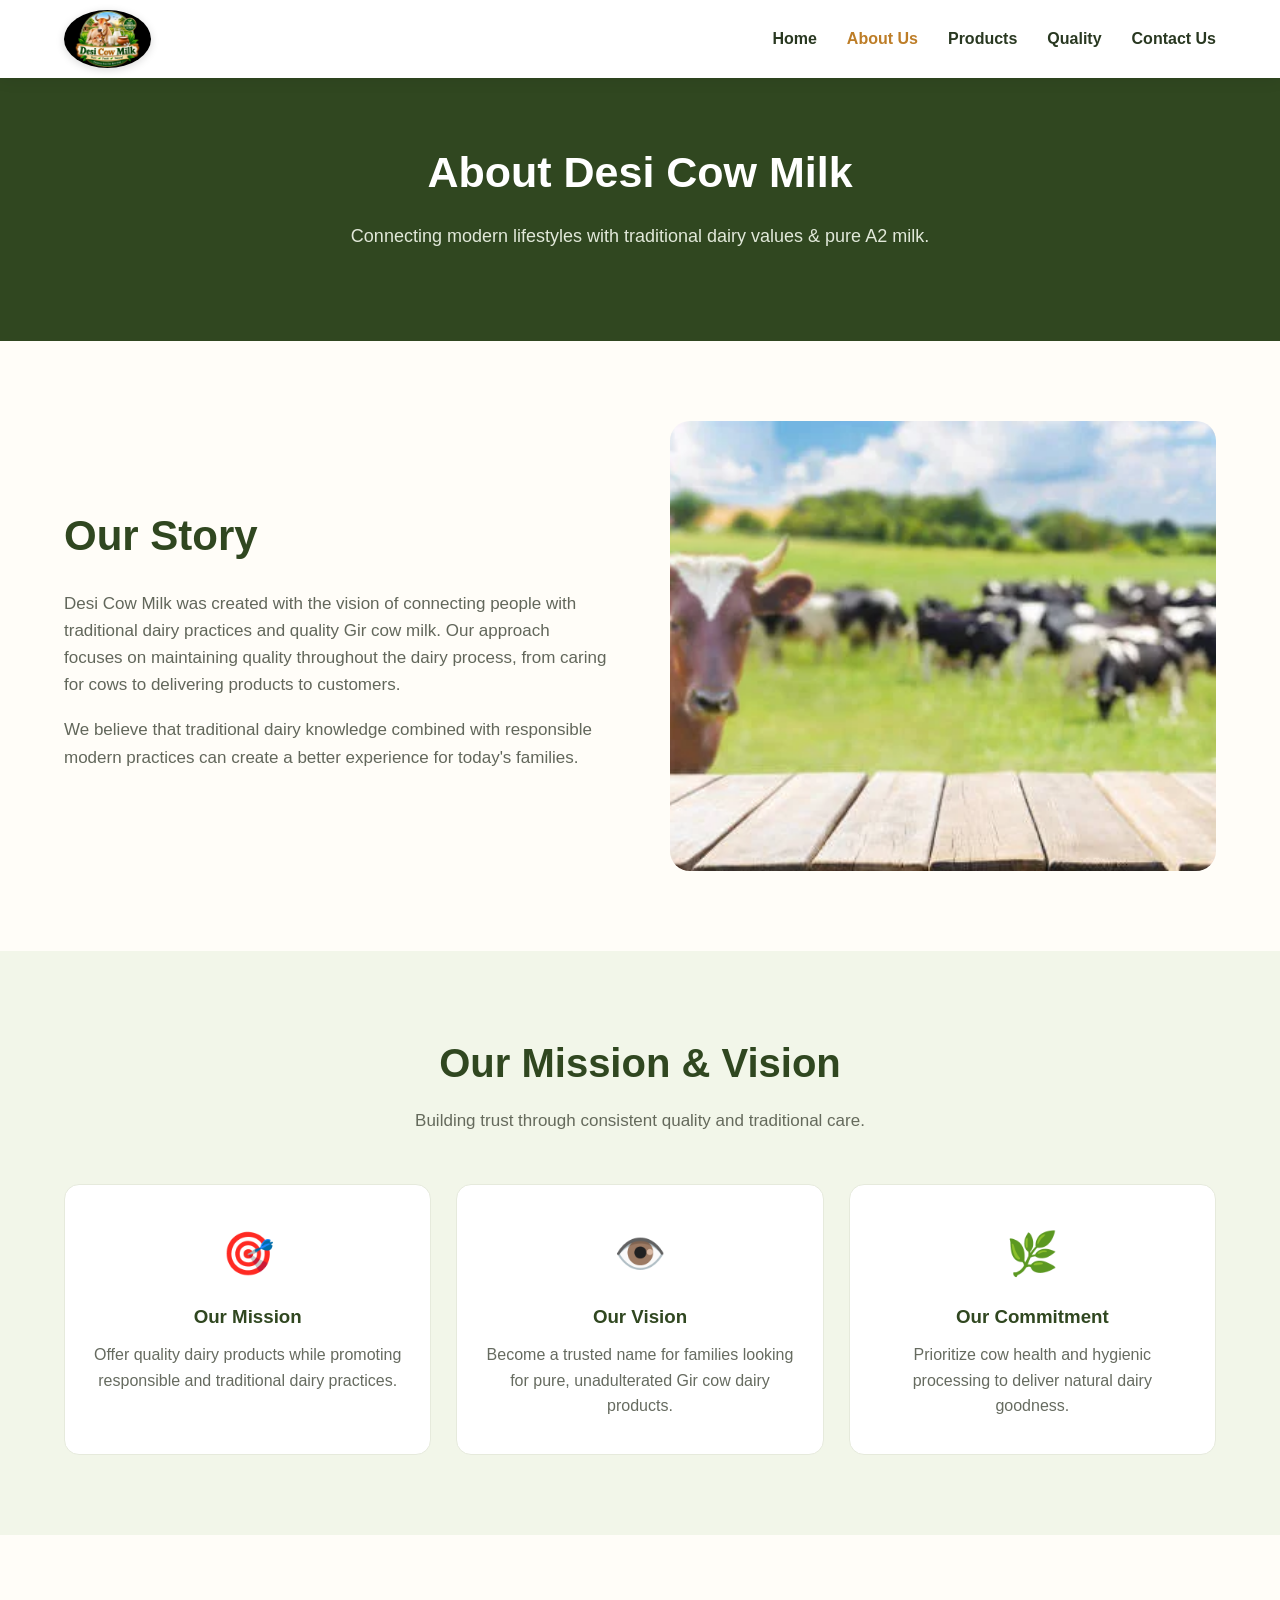
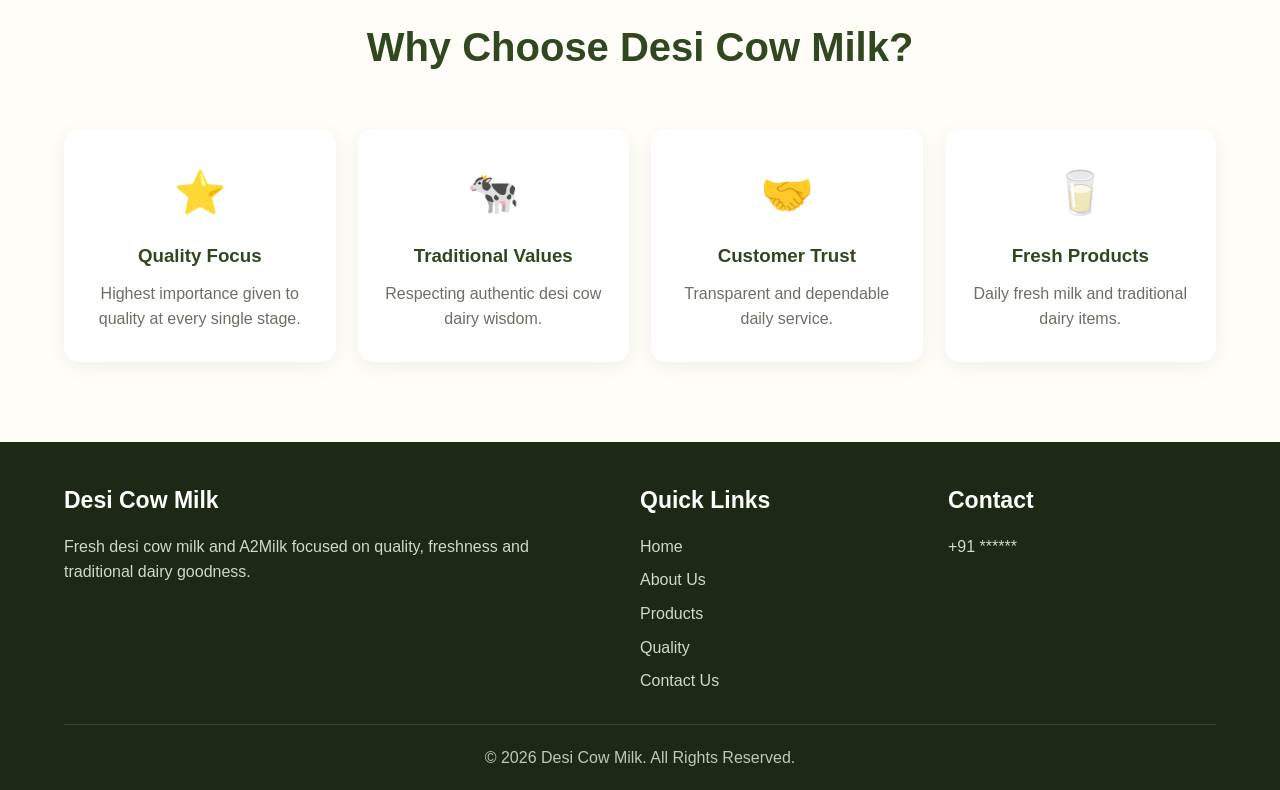
<file: about.html>
<!DOCTYPE html>
<html lang="en">
<head>
    <meta charset="UTF-8">
    <meta name="viewport" content="width=device-width, initial-scale=1.0">
    <title>About Us | Desi Cow Milk</title>
    <meta name="description" content="Learn more about Desi Cow Milk, our commitment to pure Desi Gir Cow Milk, traditional dairy practices, and quality.">
    <link rel="stylesheet" href="style.css">
</head>
<body>

    <!-- HEADER -->
    <header class="header">
        <div class="container navbar">
           <div class="logo">
    <a href="index.html">
        <img src="desi-cow-milk-logo.webp" alt="Desi Cow Milk Logo">
    </a>
</div>
            <nav class="nav-menu" id="navMenu">
                <a href="index.html">Home</a>
                <a href="about.html" class="active">About Us</a>
                <a href="products.html">Products</a>
                <a href="index.html#quality">Quality</a>
                <a href="index.html#contact">Contact Us</a>
            </nav>
            <div class="menu-btn" id="menuBtn">☰</div>
        </div>
    </header>

    <!-- HERO BANNER -->
    <section class="cta" style="background:#304720; padding: 60px 20px;">
        <div class="container">
            <h2>About Desi Cow Milk</h2>
            <p>Connecting modern lifestyles with traditional dairy values & pure A2 milk.</p>
        </div>
    </section>

    <!-- ABOUT SECTION -->
    <section class="section">
        <div class="container">
            <div class="about">
                <div class="about-content">
                    <h2>Our Story</h2>
                    <p>Desi Cow Milk was created with the vision of connecting people with traditional dairy practices and quality Gir cow milk. Our approach focuses on maintaining quality throughout the dairy process, from caring for cows to delivering products to customers.</p>
                    <p>We believe that traditional dairy knowledge combined with responsible modern practices can create a better experience for today's families.</p>
                </div>
                <div class="about-image">
                    <img src="desi-cow.webp" alt="Desi Cow">
                </div>
            </div>
        </div>
    </section>

    <!-- MISSION & VISION -->
    <section class="section features-section">
        <div class="container">
            <div class="section-title">
                <h2>Our Mission & Vision</h2>
                <p>Building trust through consistent quality and traditional care.</p>
            </div>
            <div class="quality">
                <div class="quality-box">
                    <div class="feature-icon">🎯</div>
                    <h3>Our Mission</h3>
                    <p>Offer quality dairy products while promoting responsible and traditional dairy practices.</p>
                </div>
                <div class="quality-box">
                    <div class="feature-icon">👁️</div>
                    <h3>Our Vision</h3>
                    <p>Become a trusted name for families looking for pure, unadulterated Gir cow dairy products.</p>
                </div>
                <div class="quality-box">
                    <div class="feature-icon">🌿</div>
                    <h3>Our Commitment</h3>
                    <p>Prioritize cow health and hygienic processing to deliver natural dairy goodness.</p>
                </div>
            </div>
        </div>
    </section>

    <!-- WHY CHOOSE US -->
    <section class="section">
        <div class="container">
            <div class="section-title">
                <h2>Why Choose Desi Cow Milk?</h2>
            </div>
            <div class="features">
                <div class="feature">
                    <div class="feature-icon">⭐</div>
                    <h3>Quality Focus</h3>
                    <p>Highest importance given to quality at every single stage.</p>
                </div>
                <div class="feature">
                    <div class="feature-icon">🐄</div>
                    <h3>Traditional Values</h3>
                    <p>Respecting authentic desi cow dairy wisdom.</p>
                </div>
                <div class="feature">
                    <div class="feature-icon">🤝</div>
                    <h3>Customer Trust</h3>
                    <p>Transparent and dependable daily service.</p>
                </div>
                <div class="feature">
                    <div class="feature-icon">🥛</div>
                    <h3>Fresh Products</h3>
                    <p>Daily fresh milk and traditional dairy items.</p>
                </div>
            </div>
        </div>
    </section>

    <!-- FOOTER -->
    <footer class="footer">
        <div class="container">
            <div class="footer-content">
                <div>
                    <h3>Desi Cow Milk</h3>
                    <p>Fresh desi cow milk and A2Milk focused on quality, freshness and traditional dairy goodness.</p>
                </div>
                <div>
                    <h3>Quick Links</h3>
                    <div class="footer-links">
                        <a href="index.html">Home</a>
                        <a href="about.html">About Us</a>
                        <a href="products.html">Products</a>
                        <a href="index.html#quality">Quality</a>
                        <a href="index.html#contact">Contact Us</a>
                    </div>
                </div>
                <div>
                    <h3>Contact</h3>
                    <div class="footer-links">
                        <a href="tel:+919879055287">+91 ******</a>
                        <a href="mailto:desicowmilk@gmail.com"> </a>
                    </div>
                </div>
            </div>
            <div class="copyright">
                © 2026 Desi Cow Milk. All Rights Reserved.
            </div>
        </div>
    </footer>

    <!-- SCROLL TOP BUTTON -->
    <button id="scrollTop">↑</button>

    <script src="script.js"></script>
</body>
</html>
</file>
<file: style.css>
/* ================================
   GLOBAL CSS
================================ */

*{
    margin:0;
    padding:0;
    box-sizing:border-box;
    scroll-behavior:smooth;
}

body{
    font-family:Arial, Helvetica, sans-serif;
    background:#fffdf8;
    color:#26351c;
    line-height:1.6;
}

a{
    text-decoration:none;
}

img{
    max-width:100%;
    display:block;
}

.container{
    width:90%;
    max-width:1200px;
    margin:auto;
}

/* ================================
   HEADER
================================ */
.logo img {
    height: 58px;
    width: auto;
    object-fit: contain;
    border-radius: 50%; /* */
    box-shadow: 0 2px 8px rgba(0, 0, 0, 0.15);
    transition: transform 0.3s ease;
}

.logo img:hover {
    transform: scale(1.05);
}

.header{
    width:100%;
    background:#ffffff;
    position:sticky;
    top:0;
    z-index:999;
    box-shadow:0 2px 15px rgba(0,0,0,0.08);
}

.navbar{
    height:78px;
    display:flex;
    align-items:center;
    justify-content:space-between;
}

.logo{
    font-size:28px;
    font-weight:800;
    color:#4d702d;
}

.logo span{
    color:#bd7d27;
}

.nav-menu{
    display:flex;
    align-items:center;
    gap:30px;
}

.nav-menu a{
    color:#293821;
    font-size:16px;
    font-weight:600;
    transition:0.3s;
}

.nav-menu a:hover,
.nav-menu a.active{
    color:#bd7d27;
}

.menu-btn{
    display:none;
    font-size:28px;
    cursor:pointer;
    color:#4d702d;
}

/* ================================
   HERO & COMMON SECTIONS
================================ */

.hero{
    min-height:650px;
    display:flex;
    align-items:center;
    position:relative;
    background:
    linear-gradient(
        90deg,
        rgba(255,253,248,0.98) 20%,
        rgba(255,253,248,0.82) 48%,
        rgba(255,253,248,0.20) 100%
    ),
    url("https://images.unsplash.com/photo-1550583724-b2692b85b150?auto=format&fit=crop&w=1800&q=85");
    background-size:cover;
    background-position:center;
}

.hero-content{ max-width:650px; }

.hero-label{
    display:inline-block;
    background:#edf4e2;
    color:#4d702d;
    padding:8px 18px;
    border-radius:30px;
    font-size:14px;
    font-weight:bold;
    margin-bottom:20px;
}

.hero h1{
    font-size:58px;
    line-height:1.12;
    margin-bottom:20px;
    color:#304720;
}

.hero h1 span{ color:#bd7d27; }

.hero p{
    font-size:18px;
    color:#555c4d;
    margin-bottom:30px;
    max-width:600px;
}

.btn{
    display:inline-block;
    padding:12px 24px;
    background:#4d702d;
    color:#ffffff;
    border-radius:7px;
    font-weight:bold;
    transition:0.3s;
    border:none;
    cursor:pointer;
    text-align:center;
}

.btn:hover{
    background:#36531e;
    transform:translateY(-2px);
}

.btn-gold{ background:#bd7d27; }
.btn-gold:hover{ background:#99631c; }

.section{ padding:80px 0; }

.section-title{
    text-align:center;
    max-width:750px;
    margin:0 auto 50px;
}

.section-title h2{
    font-size:40px;
    color:#304720;
    margin-bottom:12px;
}

.section-title p{
    color:#656a5c;
    font-size:17px;
}

/* ABOUT */
.about{
    display:grid;
    grid-template-columns:1fr 1fr;
    gap:60px;
    align-items:center;
}

.about-image img{
    width:100%;
    height:450px;
    object-fit:cover;
    border-radius:20px;
}

.about-content h2{
    font-size:42px;
    color:#304720;
    margin-bottom:20px;
}

.about-content p{
    color:#62675b;
    font-size:17px;
    margin-bottom:18px;
}

/* FEATURES */
.features-section{ background:#f2f6e9; }

.features{
    display:grid;
    grid-template-columns:repeat(4,1fr);
    gap:22px;
}

.feature{
    background:#ffffff;
    padding:30px 20px;
    text-align:center;
    border-radius:15px;
    box-shadow:0 5px 20px rgba(0,0,0,0.06);
    transition:0.3s;
}

.feature:hover{ transform:translateY(-8px); }
.feature-icon{ font-size:42px; margin-bottom:15px; }
.feature h3{ color:#304720; margin-bottom:10px; }
.feature p{ color:#6b7064; }

/* A2 MILK SECTION */
.a2-section{ background:#fff6e6; }
.a2-content{ max-width:900px; margin:auto; text-align:center; }
.a2-content h2{ font-size:43px; color:#8c5d1d; margin-bottom:20px; }
.a2-content p{ color:#605b50; font-size:18px; margin-bottom:30px; }

/* ================================
   PRODUCTS SECTION (FIXED)
================================ */

.products{
    display:grid;
    grid-template-columns:repeat(3, 1fr);
    gap:30px;
}

.product{
    background:#ffffff;
    border-radius:16px;
    overflow:hidden;
    box-shadow:0 6px 22px rgba(0,0,0,0.08);
    transition:0.3s ease;
    display:flex;
    flex-direction:column;
}

.product:hover{
    transform:translateY(-8px);
    box-shadow:0 12px 30px rgba(0,0,0,0.12);
}

.product-image{
    height:240px;
    overflow:hidden;
    position:relative;
}

.product-image img{
    width:100%;
    height:100%;
    object-fit:cover;
    transition:0.4s ease;
}

.product:hover img{
    transform:scale(1.08);
}

.product-content{
    padding:25px;
    display:flex;
    flex-direction:column;
    flex-grow:1;
    justify-content:space-between;
}

.product-content h3{
    font-size:24px;
    color:#304720;
    margin-bottom:10px;
}

.product-content p{
    color:#686d61;
    margin-bottom:20px;
    font-size:15px;
    line-height:1.5;
}

/* QUALITY & CARDS */
.quality{
    display:grid;
    grid-template-columns:repeat(3,1fr);
    gap:25px;
}

.quality-box{
    padding:35px 25px;
    background:#ffffff;
    border-radius:15px;
    text-align:center;
    border:1px solid #e6eadc;
}

.quality-box h3{ margin:15px 0 10px; color:#304720; }
.quality-box p{ color:#666b60; }

/* CTA */
.cta{
    background:#304720;
    padding:80px 20px;
    text-align:center;
    color:#ffffff;
}

.cta h2{ font-size:43px; margin-bottom:15px; }
.cta p{
    max-width:700px;
    margin:0 auto 30px;
    font-size:18px;
    color:#e1e8d9;
}

/* CONTACT & FORM */
.contact{
    display:grid;
    grid-template-columns:1fr 1fr;
    gap:30px;
}

.contact-box{
    background:#ffffff;
    padding:35px;
    border-radius:15px;
    box-shadow:0 5px 20px rgba(0,0,0,0.06);
}

.contact-info{ margin:15px 0; color:#5f6559; font-size:16px; }
.contact-info strong{ color:#304720; }

.form-group{ margin-bottom:15px; }
.form-group input,
.form-group textarea{
    width:100%;
    padding:14px;
    border:1px solid #d9dfcf;
    border-radius:7px;
    outline:none;
    font-size:15px;
}

/* FOOTER */
.footer{
    background:#1d2915;
    color:#ffffff;
    padding:40px 0 20px;
}

.footer-content{
    display:grid;
    grid-template-columns:2fr 1fr 1fr;
    gap:40px;
}

.footer h3{ font-size:23px; margin-bottom:15px; }
.footer p{ color:#d0d8c7; }

.footer-links{
    display:flex;
    flex-direction:column;
    gap:8px;
}

.footer-links a{ color:#d0d8c7; }
.footer-links a:hover{ color:#ffffff; }

.copyright{
    text-align:center;
    border-top:1px solid rgba(255,255,255,0.12);
    margin-top:30px;
    padding-top:20px;
    color:#bfc8b5;
}

/* SCROLL TOP */
#scrollTop{
    position:fixed;
    right:25px;
    bottom:25px;
    width:45px;
    height:45px;
    border:none;
    border-radius:50%;
    background:#bd7d27;
    color:white;
    font-size:20px;
    cursor:pointer;
    display:none;
    z-index:999;
}

/* RESPONSIVE */
@media(max-width:900px){
    .nav-menu{
        position:absolute;
        top:78px;
        left:0;
        width:100%;
        background:#ffffff;
        flex-direction:column;
        padding:25px;
        gap:18px;
        display:none;
        box-shadow:0 5px 15px rgba(0,0,0,0.08);
    }
    .nav-menu.active{ display:flex; }
    .menu-btn{ display:block; }
    .about, .contact, .footer-content{ grid-template-columns:1fr; }
    .features{ grid-template-columns:repeat(2,1fr); }
    .products{ grid-template-columns:1fr; }
    .quality{ grid-template-columns:1fr; }
}

@media(max-width:550px){
    .features{ grid-template-columns:1fr; }
}
</file>
